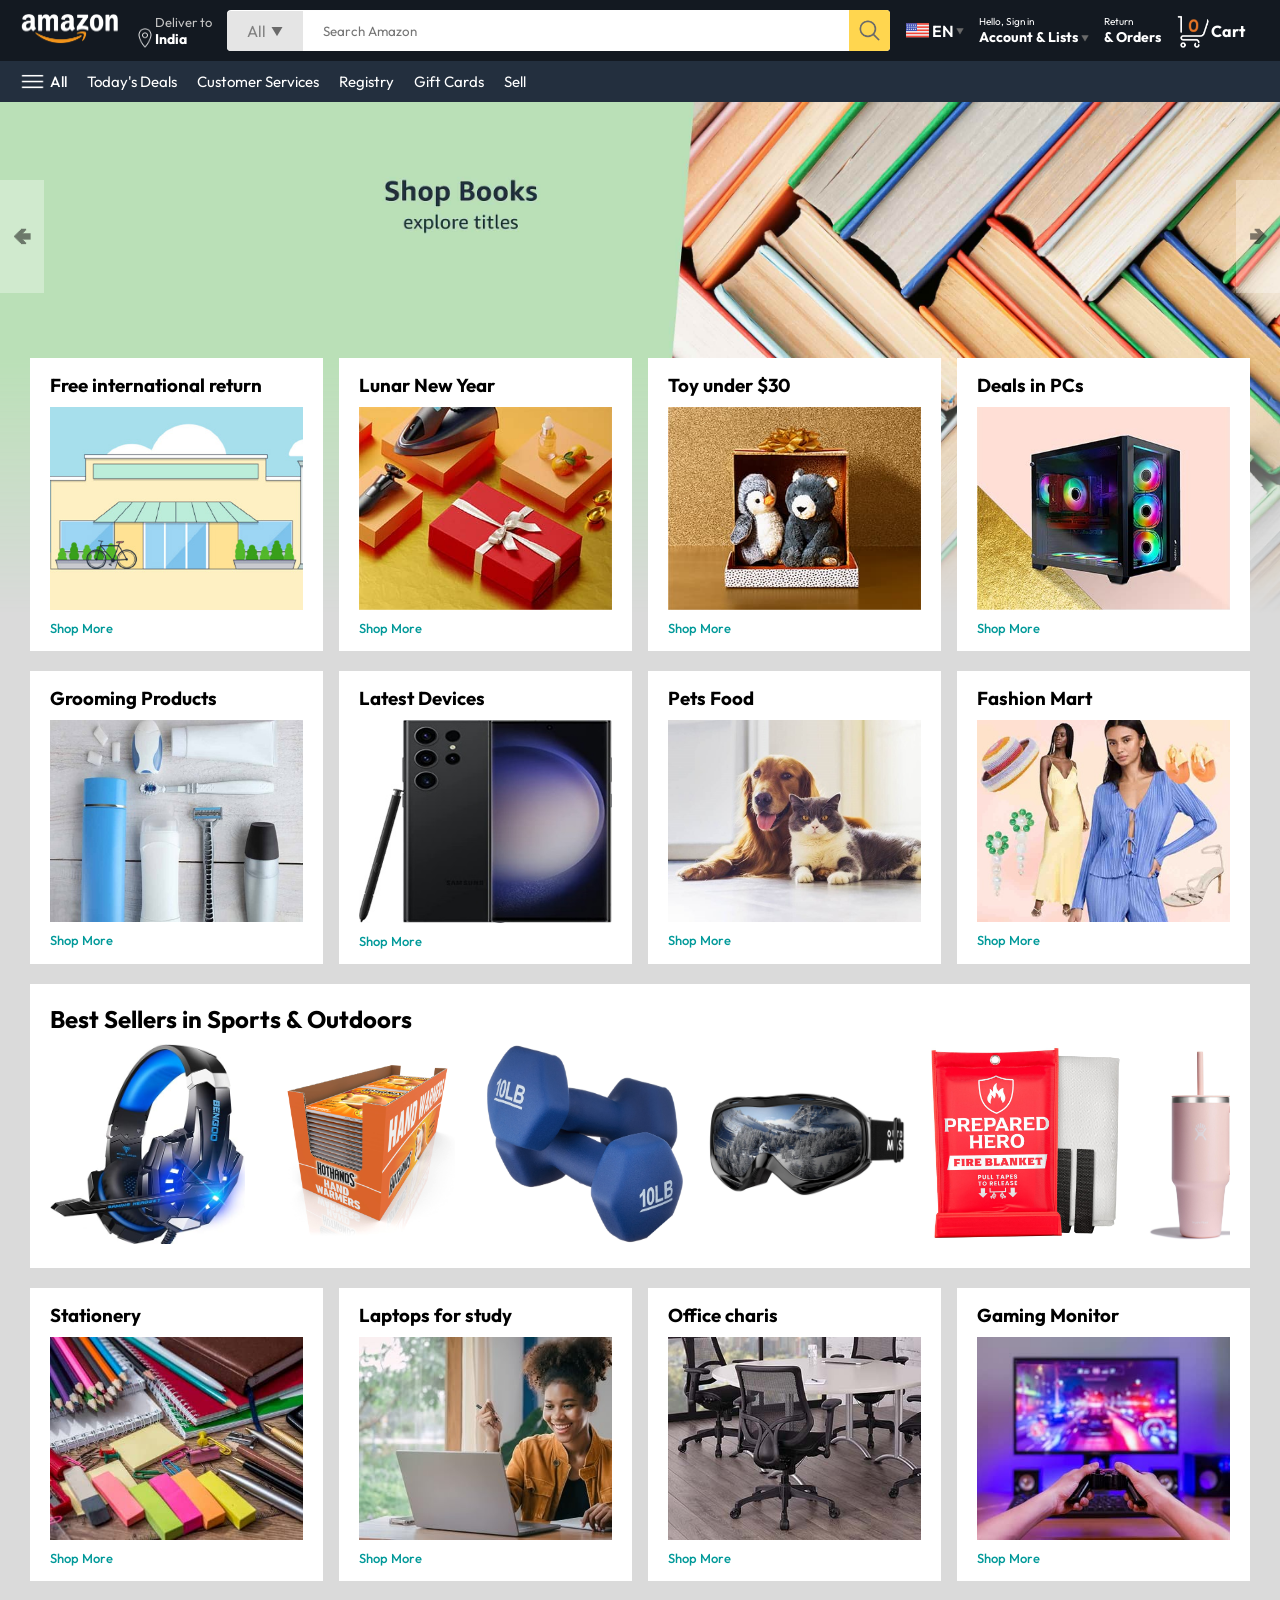
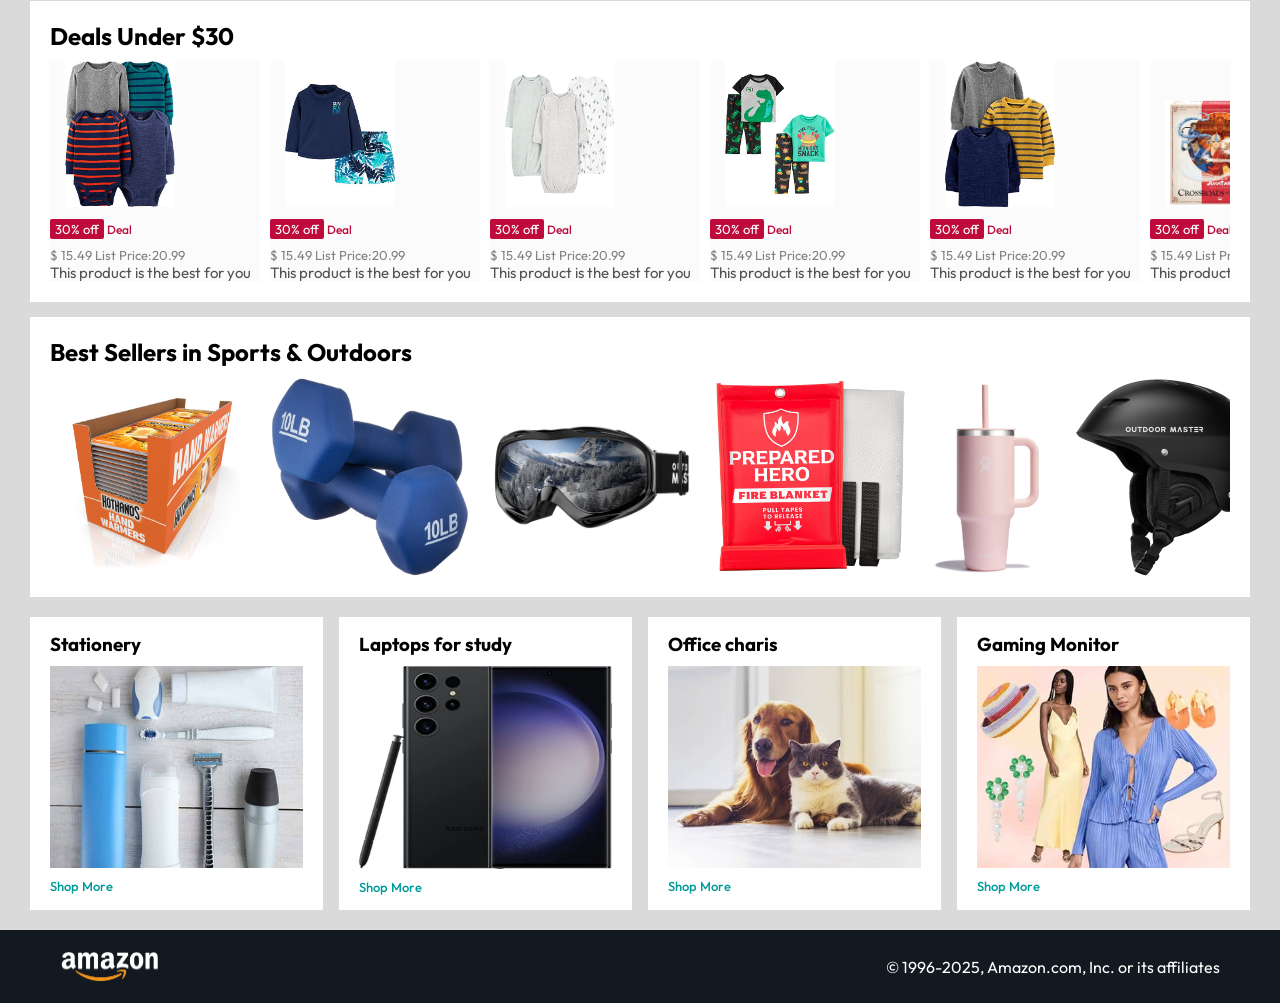
<file: index.html>
<!DOCTYPE html>
<html lang="en">
  <head>
    <meta charset="UTF-8" />
    <meta name="viewport" content="width=device-width, initial-scale=1.0" />
    <title>Amazon Website Clone</title>
    <link rel="stylesheet" href="style.css" />
  </head>
  <body>
    <!-- Navbar -->
    <nav>
      <a href="/">
        <img src="assets/amazon_logo.png" width="100" />
      </a>
      <div class="nav-count">
        <img src="assets/location_icon.png" height="20" />
        <div>
          <p>Deliver to</p>
          <h1>India</h1>
        </div>
      </div>
      <div class="nav-search">
        <div class="nav-sear-gateo">
          <p>All</p>
          <img src="assets/dropdown_icon.png" height="12" />
        </div>
        <input type="text" class="nav-search-inp" placeholder="Search Amazon" />
        <img src="assets/search_icon.png" class="nav-search-icon" />
      </div>
      <div class="nav-lang">
        <img src="assets/us_flag.png" width="25px" />
        <p>EN</p>
        <img src="assets/dropdown_icon.png" width="8px" />
      </div>
      <div class="nav-text">
        <p><a href="/signin.html">Hello, Sign in</a></p>
        <h1>
          Account & Lists <img src="assets/dropdown_icon.png" width="8px" />
        </h1>
      </div>
      <div class="nav-text">
        <p>Return</p>
        <h1>& Orders</h1>
      </div>
      <a href="/signin.html" class="mobile-user-icon" style="display: none;">
         <img src="assets/user.png">
      </a>
      <a href="/cart.html" class="nav-cart">
        <img src="assets/cart_icon.png" width="35px" />
        <h4>Cart</h4>
      </a>
    </nav>

    <!-- SubMenu Navbar -->
    <div class="nav-bottom">
      <div>
        <img src="assets/menu_icon.png" width="25px" />
        <p>All</p>
      </div>
      <p>Today's Deals</p>
      <p>Customer Services</p>
      <p>Registry</p>
      <p>Gift Cards</p>
      <p>Sell</p>
    </div>

    <!-- Header Slider -->
     <div class="header-slider">
      <a href="#" class="control_prev">&#129144</a>
      <a href="#" class="control_next">&#129146</a>
      <ul>
         <img src="assets/header1.jpg" class="header-img">
         <img src="assets/header2.jpg" class="header-img">
         <img src="assets/header3.jpg" class="header-img">
         <img src="assets/header4.jpg" class="header-img">
         <img src="assets/header5.jpg" class="header-img">
         <img src="assets/header6.jpg" class="header-img">
      </ul>
     </div>

     <!-- Box Row 1 -->
      <div class="box-row header-box">
            <div class="box-col">
               <h3>Free international return</h3>
               <img src="assets/box1-1.jpg">
               <a href="/">Shop More</a>
            </div>
            <div class="box-col">
               <h3>Lunar New Year</h3>
               <img src="assets/box1-2.jpg">
               <a href="/">Shop More</a>
            </div>
            <div class="box-col">
               <h3>Toy under $30</h3>
               <img src="assets/box1-3.jpg">
               <a href="/">Shop More</a>
            </div>
            <div class="box-col">
               <h3>Deals in PCs</h3>
               <img src="assets/box1-4.jpg">
               <a href="/">Shop More</a>
            </div>
         </div>

         <!-- Box Row 2 -->
      <div class="box-row">
         <div class="box-col">
            <h3>Grooming Products</h3>
            <img src="assets/box2-1.jpg">
            <a href="/">Shop More</a>
         </div>
         <div class="box-col">
            <h3>Latest Devices</h3>
            <img src="assets/box2-2.jpg">
            <a href="/">Shop More</a>
         </div>
         <div class="box-col">
            <h3>Pets Food</h3>
            <img src="assets/box2-3.jpg">
            <a href="/">Shop More</a>
         </div>
         <div class="box-col">
            <h3>Fashion Mart</h3>
            <img src="assets/box2-4.jpg">
            <a href="/">Shop More</a>
         </div>
      </div>

      <!-- Products Slider 1 -->
       <div class="products-slider">
         <h2>Best Sellers in Sports & Outdoors</h2>
         <div class="products">
            <a href="/product.html">
               <img src="assets/product_img.jpg">
            </a>
            <img src="assets/product1-1.jpg">
            <img src="assets/product1-2.jpg">
            <img src="assets/product1-3.jpg">
            <img src="assets/product1-4.jpg">
            <img src="assets/product1-5.jpg">
            <img src="assets/product1-6.jpg">
            <img src="assets/product1-7.jpg">
            <img src="assets/product1-8.jpg">
            <img src="assets/product1-9.jpg">
            <img src="assets/product1-10.jpg">
         </div>
       </div>

        <!-- Box Row 2 -->
      <div class="box-row">
         <div class="box-col">
            <h3>Stationery</h3>
            <img src="assets/box3-1.jpg">
            <a href="/">Shop More</a>
         </div>
         <div class="box-col">
            <h3>Laptops for study</h3>
            <img src="assets/box3-2.jpg">
            <a href="/">Shop More</a>
         </div>
         <div class="box-col">
            <h3>Office charis</h3>
            <img src="assets/box3-3.jpg">
            <a href="/">Shop More</a>
         </div>
         <div class="box-col">
            <h3>Gaming Monitor</h3>
            <img src="assets/box3-4.jpg">
            <a href="/">Shop More</a>
         </div>
      </div>

      <div class="products-slider-with-price">
         <h2>Deals Under $30</h2>
         <div class="products">
            <div class="product-card">
               <div class="product-img-conta">
                  <img src="assets/product2-1.jpg">
               </div>
               <div class="product-offer">
                  <p>30% off</p> <span>Deal</span>
               </div>
               <p class="product-price">$ <span>15.49</span> List Price:20.99</p>
               <h4>This product is the best for you</h4>
            </div>

            <div class="product-card">
               <div class="product-img-conta">
                  <img src="assets/product2-2.jpg">
               </div>
               <div class="product-offer">
                  <p>30% off</p> <span>Deal</span>
               </div>
               <p class="product-price">$ <span>15.49</span> List Price:20.99</p>
               <h4>This product is the best for you</h4>
            </div>

            <div class="product-card">
               <div class="product-img-conta">
                  <img src="assets/product2-3.jpg">
               </div>
               <div class="product-offer">
                  <p>30% off</p> <span>Deal</span>
               </div>
               <p class="product-price">$ <span>15.49</span> List Price:20.99</p>
               <h4>This product is the best for you</h4>
            </div>

            <div class="product-card">
               <div class="product-img-conta">
                  <img src="assets/product2-4.jpg">
               </div>
               <div class="product-offer">
                  <p>30% off</p> <span>Deal</span>
               </div>
               <p class="product-price">$ <span>15.49</span> List Price:20.99</p>
               <h4>This product is the best for you</h4>
            </div>

            <div class="product-card">
               <div class="product-img-conta">
                  <img src="assets/product2-5.jpg">
               </div>
               <div class="product-offer">
                  <p>30% off</p> <span>Deal</span>
               </div>
               <p class="product-price">$ <span>15.49</span> List Price:20.99</p>
               <h4>This product is the best for you</h4>
            </div>

            <div class="product-card">
               <div class="product-img-conta">
                  <img src="assets/product2-6.jpg">
               </div>
               <div class="product-offer">
                  <p>30% off</p> <span>Deal</span>
               </div>
               <p class="product-price">$ <span>15.49</span> List Price:20.99</p>
               <h4>This product is the best for you</h4>
            </div>

            <div class="product-card">
               <div class="product-img-conta">
                  <img src="assets/product2-7.jpg">
               </div>
               <div class="product-offer">
                  <p>30% off</p> <span>Deal</span>
               </div>
               <p class="product-price">$ <span>15.49</span> List Price:20.99</p>
               <h4>This product is the best for you</h4>
            </div>

            <div class="product-card">
               <div class="product-img-conta">
                  <img src="assets/product2-8.jpg">
               </div>
               <div class="product-offer">
                  <p>30% off</p> <span>Deal</span>
               </div>
               <p class="product-price">$ <span>15.49</span> List Price:20.99</p>
               <h4>This product is the best for you</h4>
            </div>

            <div class="product-card">
               <div class="product-img-conta">
                  <img src="assets/product2-9.jpg">
               </div>
               <div class="product-offer">
                  <p>30% off</p> <span>Deal</span>
               </div>
               <p class="product-price">$ <span>15.49</span> List Price:20.99</p>
               <h4>This product is the best for you</h4>
            </div>

            <div class="product-card">
               <div class="product-img-conta">
                  <img src="assets/product2-10.jpg">
               </div>
               <div class="product-offer">
                  <p>30% off</p> <span>Deal</span>
               </div>
               <p class="product-price">$ <span>15.49</span> List Price:20.99</p>
               <h4>This product is the best for you</h4>
            </div>

            <div class="product-card">
               <div class="product-img-conta">
                  <img src="assets/product2-11.jpg">
               </div>
               <div class="product-offer">
                  <p>30% off</p> <span>Deal</span>
               </div>
               <p class="product-price">$ <span>15.49</span> List Price:20.99</p>
               <h4>This product is the best for you</h4>
            </div>
         </div>
      </div>

      <!-- Products Slider 1 -->
      <div class="products-slider">
         <h2>Best Sellers in Sports & Outdoors</h2>
         <div class="products">
            <img src="assets/product1-1.jpg">
            <img src="assets/product1-2.jpg">
            <img src="assets/product1-3.jpg">
            <img src="assets/product1-4.jpg">
            <img src="assets/product1-5.jpg">
            <img src="assets/product1-6.jpg">
            <img src="assets/product1-7.jpg">
            <img src="assets/product1-8.jpg">
            <img src="assets/product1-9.jpg">
            <img src="assets/product1-10.jpg">
         </div>
       </div>

       <!-- Box Row 3 -->
      <div class="box-row">
         <div class="box-col">
            <h3>Stationery</h3>
            <img src="assets/box2-1.jpg">
            <a href="/">Shop More</a>
         </div>
         <div class="box-col">
            <h3>Laptops for study</h3>
            <img src="assets/box2-2.jpg">
            <a href="/">Shop More</a>
         </div>
         <div class="box-col">
            <h3>Office charis</h3>
            <img src="assets/box2-3.jpg">
            <a href="/">Shop More</a>
         </div>
         <div class="box-col">
            <h3>Gaming Monitor</h3>
            <img src="assets/box2-4.jpg">
            <a href="/">Shop More</a>
         </div>
      </div>

      <!-- Footer -->
       <footer>
         <img src="assets/amazon_logo.png" width="100">
         <p>&copy; 1996-2025, Amazon.com, Inc. or its affiliates</p>
       </footer>

  
     <!-- Main Js -->
      <script src="main.js"></script>
   </body>
</html>
</file>
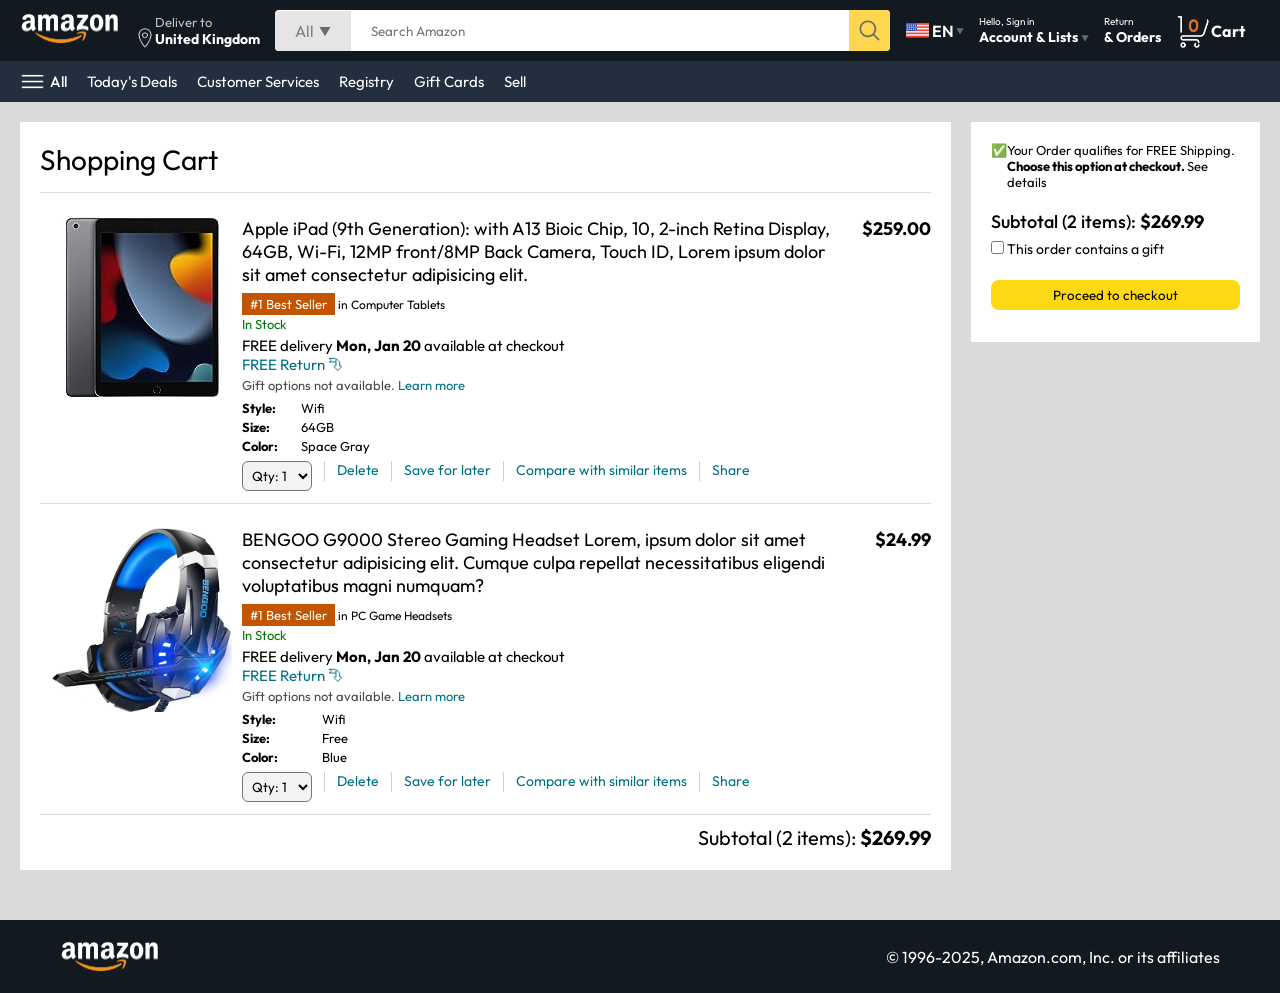
<file: cart.html>
<!DOCTYPE html>
<html lang="en">
  <head>
    <meta charset="UTF-8" />
    <meta name="viewport" content="width=device-width, initial-scale=1.0" />
    <title>Cart page</title>
    <link rel="stylesheet" href="cart.css" />
    <link rel="stylesheet" href="style.css" />
  </head>
  <body>
    <!-- Navbar -->
    <nav>
      <a href="/">
        <img src="assets/amazon_logo.png" width="100" />
      </a>
      <div class="nav-count">
        <img src="assets/location_icon.png" height="20" />
        <div>
          <p>Deliver to</p>
          <h1>United Kingdom</h1>
        </div>
      </div>
      <div class="nav-search">
        <div class="nav-sear-gateo">
          <p>All</p>
          <img src="assets/dropdown_icon.png" height="12" />
        </div>
        <input type="text" class="nav-search-inp" placeholder="Search Amazon" />
        <img src="assets/search_icon.png" class="nav-search-icon" />
      </div>
      <div class="nav-lang">
        <img src="assets/us_flag.png" width="25px" />
        <p>EN</p>
        <img src="assets/dropdown_icon.png" width="8px" />
      </div>
      <div class="nav-text">
        <p><a href="./signin.html">Hello, Sign in</a></p>
        <h1>
          Account & Lists <img src="assets/dropdown_icon.png" width="8px" />
        </h1>
      </div>
      <div class="nav-text">
        <p>Return</p>
        <h1>& Orders</h1>
      </div>
      <a href="/signin.html" class="mobile-user-icon" style="display: none;">
        <img src="assets/user.png">
     </a>
      <a href="" class="nav-cart">
        <img src="assets/cart_icon.png" width="35px" />
        <h4>Cart</h4>
      </a>
    </nav>

    <!-- SubMenu Navbar -->
    <div class="nav-bottom">
      <div>
        <img src="assets/menu_icon.png" width="25px" />
        <p>All</p>
      </div>
      <p>Today's Deals</p>
      <p>Customer Services</p>
      <p>Registry</p>
      <p>Gift Cards</p>
      <p>Sell</p>
    </div>

    <div class="cart">
      <!-- cart-left -->
      <div class="cart-left">
        <h1>Shopping Cart</h1>
        <hr />
        <div class="product-cart-list">
          <img src="assets/ipad_img.jpg" width="180px" />
          <div>
            <div class="prod-cart-titleprice">
              <p>
                Apple iPad (9th Generation): with A13 Bioic Chip, 10, 2-inch
                Retina Display, 64GB, Wi-Fi, 12MP front/8MP Back Camera, Touch
                ID, Lorem ipsum dolor sit amet consectetur adipisicing elit.
              </p>
              <p><b>$259.00</b></p>
            </div>
            <p class="prod-cart-bestseller"><span>#1 Best Seller</span> in Computer Tablets</p>
            <p class="prod-cart-stock">In Stock</p>
            <p class="prod-cart-deli">FREE delivery <b>Mon, Jan 20</b> available at checkout</p>
            <p class="prod-cart-retu">FREE Return &#11191</p>
            <p class="prod-cart-gift">Gift options not available. 
               <span>Learn more</span></p>

               <div class="product-cart-specs">
                  <p><b>Style:</b></p> <p>Wifi</p>
                  <p><b>Size:</b></p> <p>64GB</p>
                  <p><b>Color:</b></p> <p>Space Gray</p>
               </div>

               <div class="cart-list-action">
                  <select>
                     <option value="1">Qty: 1</option>
                     <option value="2">Qty: 2</option>
                     <option value="3">Qty: 3</option>
                     <option value="4">Qty: 4</option>
                     <option value="5">Qty: 5</option>
                  </select>
                  <hr>
                  <p class="action-btn">Delete</p>
                  <hr>
                  <p class="action-btn">Save for later</p>
                  <hr>
                  <p class="action-btn">Compare with similar items</p>
                  <hr>
                  <p class="action-btn">Share</p>
               </div>
          </div>
        </div>
        <hr>

        <div class="product-cart-list">
         <img src="assets/product_img.jpg" width="180px" />
         <div>
           <div class="prod-cart-titleprice">
             <p>
               BENGOO G9000 Stereo Gaming Headset Lorem, ipsum dolor sit amet consectetur adipisicing elit. Cumque culpa repellat necessitatibus eligendi voluptatibus magni numquam?
             </p>
             <p><b>$24.99</b></p>
           </div>
           <p class="prod-cart-bestseller"><span>#1 Best Seller</span> in PC Game Headsets</p>
           <p class="prod-cart-stock">In Stock</p>
           <p class="prod-cart-deli">FREE delivery <b>Mon, Jan 20</b> available at checkout</p>
           <p class="prod-cart-retu">FREE Return &#11191</p>
           <p class="prod-cart-gift">Gift options not available. 
              <span>Learn more</span></p>

              <div class="product-cart-specs">
                 <p><b>Style:</b></p> <p>Wifi</p>
                 <p><b>Size:</b></p> <p>Free</p>
                 <p><b>Color:</b></p> <p>Blue</p>
              </div>

              <div class="cart-list-action">
                 <select>
                    <option value="1">Qty: 1</option>
                    <option value="2">Qty: 2</option>
                    <option value="3">Qty: 3</option>
                    <option value="4">Qty: 4</option>
                    <option value="5">Qty: 5</option>
                 </select>
                 <hr>
                 <p class="action-btn">Delete</p>
                 <hr>
                 <p class="action-btn">Save for later</p>
                 <hr>
                 <p class="action-btn">Compare with similar items</p>
                 <hr>
                 <p class="action-btn">Share</p>
              </div>
         </div>
       </div>
       <hr>

       <div class="cart-list-subtotlal">
         Subtotal (2 items): <b>$269.99</b>
       </div>

      </div>
      <!-- cart-right -->
       <div class="cart-right">
         <div class="cart-free-deliv">
            <p>&#x2705</p>
            <p>Your Order qualifies for FREE Shipping. <b>Choose this option at checkout. </b> See details</p>
         </div>
         <p class="cart-subtotal">Subtotal (2 items): <b>$269.99</b></p>
         <p class="cart-right-gift"> <input type="checkbox" > This order contains a gift</p>
         <button>Proceed to checkout</button>
      </div>
    
      </div>

       <!-- Footer -->
       <footer class="footer-cart">
         <img src="assets/amazon_logo.png" width="100">
         <p>&copy; 1996-2025, Amazon.com, Inc. or its affiliates</p>
       </footer>
  </body>
</html>
</file>
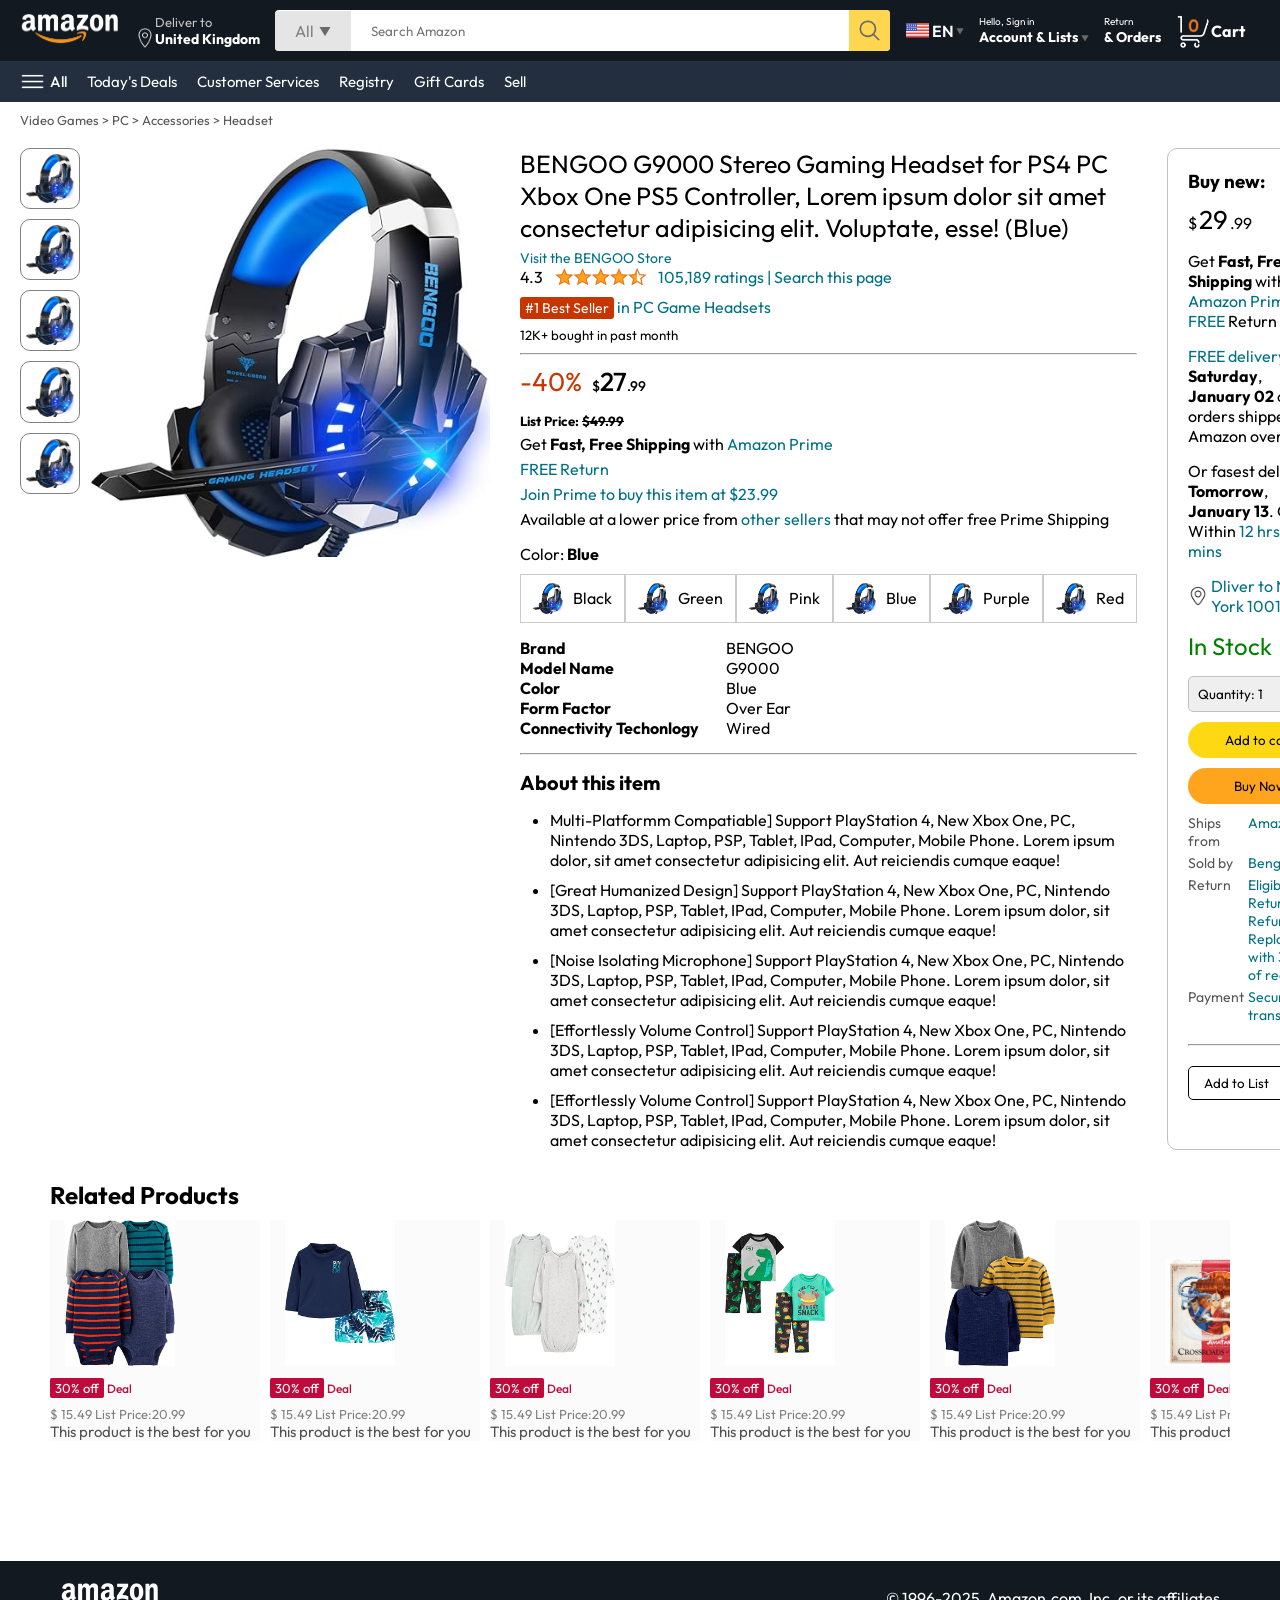
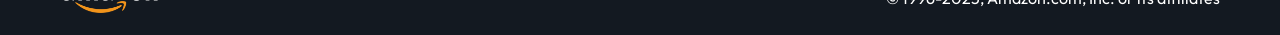
<file: product.html>
<!DOCTYPE html>
<html lang="en">
  <head>
    <meta charset="UTF-8" />
    <meta name="viewport" content="width=device-width, initial-scale=1.0" />
    <title>Product Page</title>
    <link rel="stylesheet" href="style.css" />
    <link rel="stylesheet" href="product.css" />
  </head>
  <body>
    <!-- Navbar -->
    <nav>
      <a href="/">
        <img src="assets/amazon_logo.png" width="100" />
      </a>
      <div class="nav-count">
        <img src="assets/location_icon.png" height="20" />
        <div>
          <p>Deliver to</p>
          <h1>United Kingdom</h1>
        </div>
      </div>
      <div class="nav-search">
        <div class="nav-sear-gateo">
          <p>All</p>
          <img src="assets/dropdown_icon.png" height="12" />
        </div>
        <input type="text" class="nav-search-inp" placeholder="Search Amazon" />
        <img src="assets/search_icon.png" class="nav-search-icon" />
      </div>
      <div class="nav-lang">
        <img src="assets/us_flag.png" width="25px" />
        <p>EN</p>
        <img src="assets/dropdown_icon.png" width="8px" />
      </div>
      <div class="nav-text">
        <p><a href="/signin.html">Hello, Sign in</a></p>
        <h1>
          Account & Lists <img src="assets/dropdown_icon.png" width="8px" />
        </h1>
      </div>
      <div class="nav-text">
        <p>Return</p>
        <h1>& Orders</h1>
      </div>
      <a href="/signin.html" class="mobile-user-icon" style="display: none">
        <img src="assets/user.png" />
      </a>
      <a href="/cart.html" class="nav-cart">
        <img src="assets/cart_icon.png" width="35px" />
        <h4>Cart</h4>
      </a>
    </nav>

    <!-- SubMenu Navbar -->
    <div class="nav-bottom">
      <div>
        <img src="assets/menu_icon.png" width="25px" />
        <p>All</p>
      </div>
      <p>Today's Deals</p>
      <p>Customer Services</p>
      <p>Registry</p>
      <p>Gift Cards</p>
      <p>Sell</p>
    </div>

    <p class="breadcrum">Video Games > PC > Accessories > Headset</p>

    <!-- Products Display -->
    <div class="product-display">
      <div class="product-d-image">
        <div class="product-icons">
          <img src="assets/product_img.jpg" width="60" />
          <img src="assets/product_img.jpg" width="60" />
          <img src="assets/product_img.jpg" width="60" />
          <img src="assets/product_img.jpg" width="60" />
          <img src="assets/product_img.jpg" width="60" />
        </div>
        <div class="product-main-img">
          <img src="assets/product_img.jpg" width="400" />
        </div>
      </div>
      <div class="product-d-details">
        <p class="product-title">
          BENGOO G9000 Stereo Gaming Headset for PS4 PC Xbox One PS5 Controller,
          Lorem ipsum dolor sit amet consectetur adipisicing elit. Voluptate,
          esse! (Blue)
        </p>
        <p class="brand-store">Visit the BENGOO Store</p>
        <div class="product-rating">
          <div>
            <div>4.3 <img src="assets/rating_img.png" height="20px" /></div>
            <p>105,189 ratings | Search this page</p>
          </div>
          <p><span>#1 Best Seller</span> in PC Game Headsets</p>
          <h5>12K+ bought in past month</h5>
          <hr />
        </div>
        <div class="product-d-price">
          <div>
            <p>-40%</p>
            <h1>$<span>27</span>.99</h1>
          </div>
          <h5>List Price: <span>$49.99</span></h5>
          <p>Get <b>Fast, Free Shipping</b> with <span>Amazon Prime</span></p>
          <p><span>FREE Return</span></p>
          <p><span>Join Prime to buy this item at $23.99</span></p>
          <p>
            Available at a lower price from <span>other sellers</span> that may
            not offer free Prime Shipping
          </p>
        </div>

        <div class="product-color-selection">
          <p>Color: <b>Blue</b></p>
          <div class="product-color-options">
            <div class="option">
              <img src="assets/product_img.jpg" width="30px" />
              <p>Black</p>
            </div>
            <div class="option">
              <img src="assets/product_img.jpg" width="30px" />
              <p>Green</p>
            </div>
            <div class="option">
              <img src="assets/product_img.jpg" width="30px" />
              <p>Pink</p>
            </div>
            <div class="option">
              <img src="assets/product_img.jpg" width="30px" />
              <p>Blue</p>
            </div>
            <div class="option">
              <img src="assets/product_img.jpg" width="30px" />
              <p>Purple</p>
            </div>
            <div class="option">
              <img src="assets/product_img.jpg" width="30px" />
              <p>Red</p>
            </div>
          </div>
        </div>

        <div class="product-info">
          <p><b>Brand</b></p>
          <p>BENGOO</p>
          <p><b>Model Name</b></p>
          <p>G9000</p>
          <p><b>Color</b></p>
          <p>Blue</p>
          <p><b>Form Factor</b></p>
          <p>Over Ear</p>
          <p><b>Connectivity Techonlogy</b></p>
          <p>Wired</p>
        </div>
        <hr />
        <div class="product-desc">
          <h1>About this item</h1>
          <ul>
            <li>
              Multi-Platformm Compatiable] Support PlayStation 4, New Xbox One,
              PC, Nintendo 3DS, Laptop, PSP, Tablet, IPad, Computer, Mobile
              Phone. Lorem ipsum dolor, sit amet consectetur adipisicing elit.
              Aut reiciendis cumque eaque!
            </li>
            <li>
              [Great Humanized Design] Support PlayStation 4, New Xbox One, PC,
              Nintendo 3DS, Laptop, PSP, Tablet, IPad, Computer, Mobile Phone.
              Lorem ipsum dolor, sit amet consectetur adipisicing elit. Aut
              reiciendis cumque eaque!
            </li>
            <li>
              [Noise Isolating Microphone] Support PlayStation 4, New Xbox One,
              PC, Nintendo 3DS, Laptop, PSP, Tablet, IPad, Computer, Mobile
              Phone. Lorem ipsum dolor, sit amet consectetur adipisicing elit.
              Aut reiciendis cumque eaque!
            </li>
            <li>
              [Effortlessly Volume Control] Support PlayStation 4, New Xbox One,
              PC, Nintendo 3DS, Laptop, PSP, Tablet, IPad, Computer, Mobile
              Phone. Lorem ipsum dolor, sit amet consectetur adipisicing elit.
              Aut reiciendis cumque eaque!
            </li>
            <li>
              [Effortlessly Volume Control] Support PlayStation 4, New Xbox One,
              PC, Nintendo 3DS, Laptop, PSP, Tablet, IPad, Computer, Mobile
              Phone. Lorem ipsum dolor, sit amet consectetur adipisicing elit.
              Aut reiciendis cumque eaque!
            </li>
          </ul>
        </div>
      </div>

      <div class="product-d-purchase">
        <div class="title">
          <h3>Buy new:</h3>
          <img src="assets/circle_icon.png" width="20px" />
        </div>
        <h1 class="price">$<span>29</span>.99</h1>
        <div class="gap">
          <p>Get <b>Fast, Free Shipping</b> with <span>Amazon Prime</span></p>
          <p><span>FREE</span> Return</p>
        </div>
        <div class="gap">
          <p><span>FREE delivery</span> <b>Saturday</b>,</p>
          <p><b>January 02</b> on orders shipped by Amazon over $35</p>
        </div>
        <div class="gap">
          <p>
            Or fasest delivery <b>Tomorrow</b>, <b>January 13</b>. Order Within
            <span>12 hrs 23 mins</span>
          </p>
        </div>
        <div class="delivery-location">
          <img src="assets/location_icon_dark.png" width="20px" />
          <p><span>Dliver to New York 10014</span></p>
        </div>
        <h2 class="prod-stock">In Stock</h2>
        <select class="prod-qity">
          <option value="1">Quantity: 1</option>
          <option value="2">Quantity: 2</option>
          <option value="3">Quantity: 3</option>
        </select>
        <button class="btn">Add to cart</button>
        <button class="btn prod-buy">Buy Now</button>

        <div class="prod-seller-info">
          <p>Ships from</p>
          <p><span>Amazon</span></p>
          <p>Sold by</p>
          <p><span>Bengoo Inc</span></p>
          <p>Return</p>
          <p>
            <span
              >Eligible for Return, Refund or Replacement with 30 days of
              receipt</span
            >
          </p>
          <p>Payment</p>
          <p><span>Secure transaction</span></p>
        </div>
        <hr />
        <button class="prod-add-list">Add to List</button>
      </div>
    </div>

    <div class="products-slider-with-price">
      <h2>Related Products</h2>
      <div class="products">
        <div class="product-card">
          <div class="product-img-conta">
            <img src="assets/product2-1.jpg" />
          </div>
          <div class="product-offer">
            <p>30% off</p>
            <span>Deal</span>
          </div>
          <p class="product-price">$ <span>15.49</span> List Price:20.99</p>
          <h4>This product is the best for you</h4>
        </div>

        <div class="product-card">
          <div class="product-img-conta">
            <img src="assets/product2-2.jpg" />
          </div>
          <div class="product-offer">
            <p>30% off</p>
            <span>Deal</span>
          </div>
          <p class="product-price">$ <span>15.49</span> List Price:20.99</p>
          <h4>This product is the best for you</h4>
        </div>

        <div class="product-card">
          <div class="product-img-conta">
            <img src="assets/product2-3.jpg" />
          </div>
          <div class="product-offer">
            <p>30% off</p>
            <span>Deal</span>
          </div>
          <p class="product-price">$ <span>15.49</span> List Price:20.99</p>
          <h4>This product is the best for you</h4>
        </div>

        <div class="product-card">
          <div class="product-img-conta">
            <img src="assets/product2-4.jpg" />
          </div>
          <div class="product-offer">
            <p>30% off</p>
            <span>Deal</span>
          </div>
          <p class="product-price">$ <span>15.49</span> List Price:20.99</p>
          <h4>This product is the best for you</h4>
        </div>

        <div class="product-card">
          <div class="product-img-conta">
            <img src="assets/product2-5.jpg" />
          </div>
          <div class="product-offer">
            <p>30% off</p>
            <span>Deal</span>
          </div>
          <p class="product-price">$ <span>15.49</span> List Price:20.99</p>
          <h4>This product is the best for you</h4>
        </div>

        <div class="product-card">
          <div class="product-img-conta">
            <img src="assets/product2-6.jpg" />
          </div>
          <div class="product-offer">
            <p>30% off</p>
            <span>Deal</span>
          </div>
          <p class="product-price">$ <span>15.49</span> List Price:20.99</p>
          <h4>This product is the best for you</h4>
        </div>

        <div class="product-card">
          <div class="product-img-conta">
            <img src="assets/product2-7.jpg" />
          </div>
          <div class="product-offer">
            <p>30% off</p>
            <span>Deal</span>
          </div>
          <p class="product-price">$ <span>15.49</span> List Price:20.99</p>
          <h4>This product is the best for you</h4>
        </div>

        <div class="product-card">
          <div class="product-img-conta">
            <img src="assets/product2-8.jpg" />
          </div>
          <div class="product-offer">
            <p>30% off</p>
            <span>Deal</span>
          </div>
          <p class="product-price">$ <span>15.49</span> List Price:20.99</p>
          <h4>This product is the best for you</h4>
        </div>

        <div class="product-card">
          <div class="product-img-conta">
            <img src="assets/product2-9.jpg" />
          </div>
          <div class="product-offer">
            <p>30% off</p>
            <span>Deal</span>
          </div>
          <p class="product-price">$ <span>15.49</span> List Price:20.99</p>
          <h4>This product is the best for you</h4>
        </div>

        <div class="product-card">
          <div class="product-img-conta">
            <img src="assets/product2-10.jpg" />
          </div>
          <div class="product-offer">
            <p>30% off</p>
            <span>Deal</span>
          </div>
          <p class="product-price">$ <span>15.49</span> List Price:20.99</p>
          <h4>This product is the best for you</h4>
        </div>

        <div class="product-card">
          <div class="product-img-conta">
            <img src="assets/product2-11.jpg" />
          </div>
          <div class="product-offer">
            <p>30% off</p>
            <span>Deal</span>
          </div>
          <p class="product-price">$ <span>15.49</span> List Price:20.99</p>
          <h4>This product is the best for you</h4>
        </div>
      </div>
    </div>

    <!-- Footer -->
    <footer class="prod-footer">
      <img src="assets/amazon_logo.png" width="100" />
      <p>&copy; 1996-2025, Amazon.com, Inc. or its affiliates</p>
    </footer>

    <script>
      // Use  Only Mouse Wheel
      const scrollbarContainer = document.querySelectorAll(".products");
      for (const item of scrollbarContainer) {
        item.addEventListener("wheel", (evt) => {
          evt.preventDefault();
          item.scrollLeft += evt.deltaY;
        });
      }
    </script>
  </body>
</html>
</file>
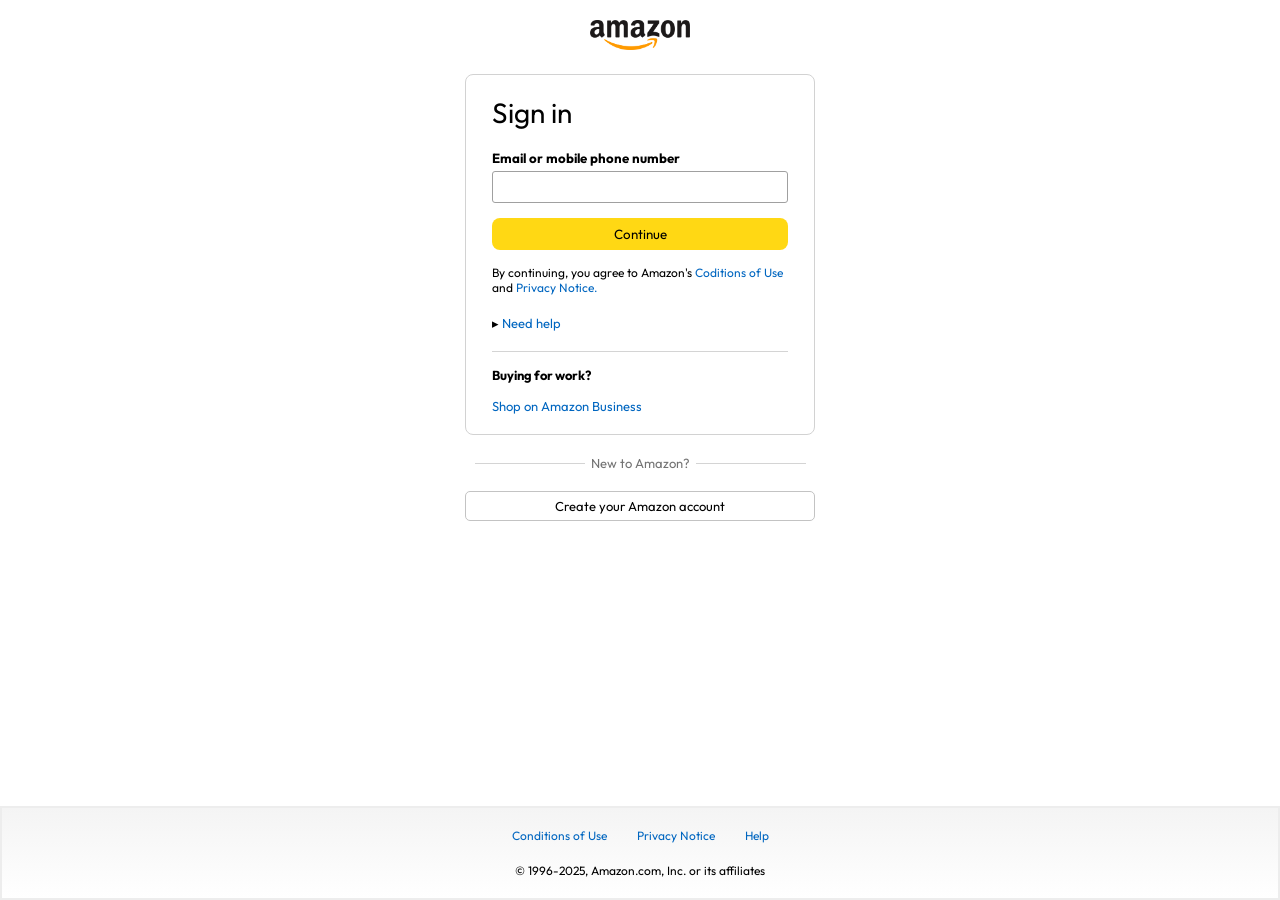
<file: signin.html>
<!DOCTYPE html>
<html lang="en">
  <head>
    <meta charset="UTF-8" />
    <meta name="viewport" content="width=device-width, initial-scale=1.0" />
    <title>Sign In Page</title>
    <link rel="stylesheet" href="sigin.css" />
  </head>
  <body>
    <a href="/"
      ><img src="assets/amazon_logo_dark.png" class="logo" width="100px" />
    </a>
    <div class="sigin-container">
      <h1 class="sigin-title">Sign in</h1>
      <h5 class="input-lable">Email or mobile phone number</h5>
      <input type="text" />
      <button>Continue</button>
      <p class="sigin-codit">
        By continuing, you agree to Amazon's <span>Coditions of Use</span> and
        <span>Privacy Notice.</span>
        <p class="sigin-help">&#9656 <span>Need help</span></p>
        <hr>
        <h4>Buying for work?</h4>
        <p class="sigin-bussiness"><span>Shop on Amazon Business</span></p>
      </p>
    </div>
    <div class="sigin-bottom">
      <hr>
      <p>New to Amazon?</p>
      <hr>
    </div>
    <a href="/signup.html">
      <button class="sigin-signup-btn">Create your Amazon account</button>
    </a>
    <!-- Footer -->
     <footer>
      <div class="footer-links">
         <a href="#">Conditions of Use</a>
         <a href="#">Privacy Notice</a>
         <a href="#">Help</a>
      </div>
      <p class="footer-cop-right">&copy; 1996-2025, Amazon.com, Inc. or its affiliates</p>
     </footer>
  </body>
</html>
</file>
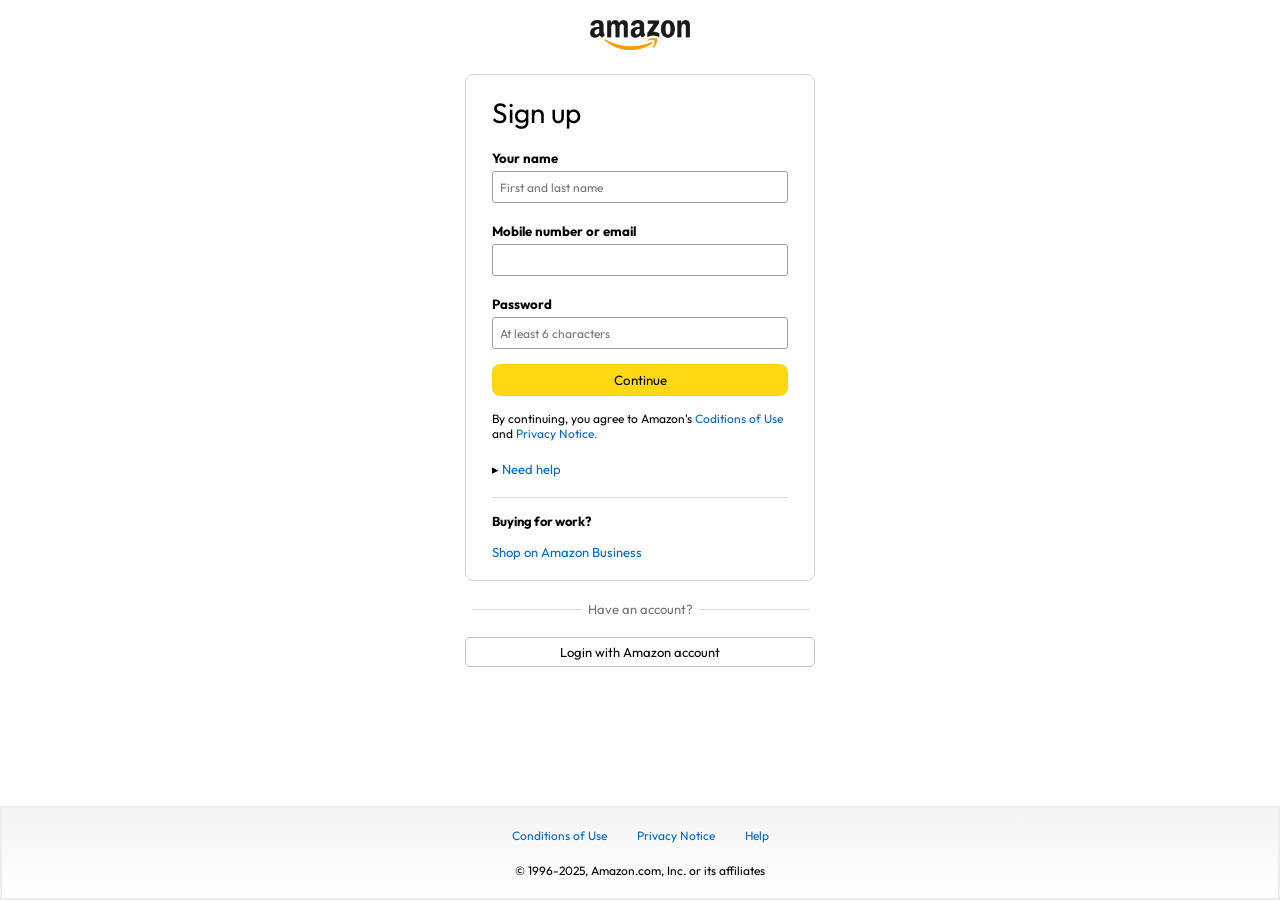
<file: signup.html>
<!DOCTYPE html>
<html lang="en">
<head>
   <meta charset="UTF-8">
   <meta name="viewport" content="width=device-width, initial-scale=1.0">
   <title>Sign Up Page</title>
   <link rel="stylesheet" href="sigin.css">
</head>
<body>
   <a href="/"
      ><img src="assets/amazon_logo_dark.png" class="logo" width="100px" />
    </a>
    <div class="sigin-container">
      <h1 class="sigin-title">Sign up</h1>
      <h5 class="input-lable">Your name</h5>
      <input type="text" placeholder="First and last name" />
      <h5 class="input-lable">Mobile number or email</h5>
      <input type="text">
      <h5 class="input-lable">Password</h5>
      <input type="password" placeholder="At least 6 characters">
      <button>Continue</button>
      <p class="sigin-codit">
        By continuing, you agree to Amazon's <span>Coditions of Use</span> and
        <span>Privacy Notice.</span>
        <p class="sigin-help">&#9656 <span>Need help</span></p>
        <hr>
        <h4>Buying for work?</h4>
        <p class="sigin-bussiness"><span>Shop on Amazon Business</span></p>
      </p>
    </div>
    <div class="sigin-bottom">
      <hr>
      <p>Have an account?</p>
      <hr>
    </div>
    <a href="/signin.html">
      <button class="sigin-signup-btn">Login with Amazon account</button>
    </a>
    <!-- Footer -->
     <footer>
      <div class="footer-links">
         <a href="#">Conditions of Use</a>
         <a href="#">Privacy Notice</a>
         <a href="#">Help</a>
      </div>
      <p class="footer-cop-right">&copy; 1996-2025, Amazon.com, Inc. or its affiliates</p>
     </footer>
</body>
</html>
</file>
<file: style.css>
@import url('https://fonts.googleapis.com/css2?family=Outfit:wght@100..900&display=swap');

*{
   margin: 0;
   padding: 0;
   box-sizing: border-box;
   font-family: "Outfit", serif;
}

body{
   background: #dadada;
}

a{
   text-decoration: none;
   color: inherit;
}

nav{
   display: flex;
   align-items: center;
   justify-content: space-between;
   background: #131921;
   padding: 10px 20px;
   color: #fff;
}

.nav-count{
   display: flex;
   align-items: end;
   margin-left: 15px;
   font-size: 13px;
   color: #c4c4c4;
}

.nav-count h1{
   color: #fff;
   font-size: 14px;
}

.nav-search{
   flex: 1;
   display: flex;
   align-items: center;
   background: #fff;
   color: gray;
   max-width: 1000px;
   border-radius: 4px;
   margin-left: 15px;
}

.nav-sear-gateo{
   display: flex;
   align-items: center;
   padding: 10px 20px;
   gap: 5px;
   background: #e5e5e5;
   border-radius: 4px 0 0 4px;
}

.nav-search-inp{
   border: none;
   outline: none;
   padding-left: 20px;
   width: 100%;
}

.nav-search-icon{
   max-width: 41px;
   padding: 8px;
   background: #ffd64f;
   border-radius: 0 4px 4px 0;
}

.nav-lang{
   display: flex;
   align-items: center;
   gap: 2px;
   font-weight: 600;
   margin-left: 15px;
}

.nav-text{
   margin-left: 15px;
}

.nav-text p{
   font-size: 10px;
}

.nav-text h1{
   font-size: 14px;
}

.nav-cart{
   display: flex;
   align-items: center;
   margin: 0px 15px;
}

.nav-bottom{
   display: flex;
   align-items: center;
   gap: 20px;
   padding: 8px 20px;
   background: #232f3e;
   color: #fff;
   font-size: 15px;
}

.nav-bottom div{
   display: flex;
   align-items: center;
   gap: 5px;
   font-weight: 500;
}

.header-slider ul{
   display: flex;
   overflow-y: hidden;
}

.header-img{
   max-width: 100%;
   mask-image: linear-gradient(to bottom, #000000 50%, transparent 100%);
}

.header-slider a{
   position: absolute;
   top: 20%;
   z-index: 1;
   padding: 5vh 1vw;
   background: #ffffff4f;
   color: #0000007b;
   text-decoration: none;
   font-weight: 600;
   font-size: 18px;
   cursor: pointer;
}

.control_next{
   right: 0;
}

.box-row{
   display: flex;
   flex-wrap: wrap;
   row-gap: 20px;
   justify-content: space-between;
   margin: 20px 30px;
}

.box-col{
   display: flex;
   flex-direction: column;
   gap: 10px;
   padding: 15px 20px;
   background: #fff;
   max-width: 24%;
   min-height: 200px;
   z-index: 1;
}

.box-col a{
   font-size: 13px;
   color: #009999;
   font-weight: 500;
}

.header-box{
   margin-top: -20vw;
}

.products-slider{
   background: #fff;
   margin: 0 30px;
   padding: 20px;
   margin-bottom: 15px;
}

.products-slider .products{
   display: flex;
   overflow-x: auto;
   gap: 20px;
   margin-top: 10px;
}

.products-slider .products img{
   max-width: 200px;
   max-height: 200px;
}

.products-slider .products::-webkit-scrollbar{
   display: none;
}

.products-slider-with-price{
   background: #fff;
   margin: 0 30px;
   margin-bottom: 15px;
   padding: 20px;
}

.products-slider-with-price .products{
   display: flex;
   overflow-x: auto;
   gap: 10px;
   margin-top: 10px;
}

.products-slider-with-price .products::-webkit-scrollbar{
   display: none;
}

.product-card{
   display: flex;
   flex-direction: column;
   justify-content: end;
   min-width: 210px;
   background: #fbfbfb;
}

.product-card img{
   width: 110px;
   margin: 0 15px;
}

.product-offer p{
   background: #be0b3b;
   color: #fff;
   display: inline-block;
   padding: 2px 5px;
   border-radius: 2px;
   margin: 8px 0;
   font-size: 13px;
}

.product-offer span{
   color: #be0b3b;
   font-size: 12px;
   font-weight: 500;
}

.product-price{
   color: gray;
   font-size: 13px;
}

.product-card h4{
   color: #525252;
   font-size: 15px;
   font-weight: 400;
}

footer{
   display: flex;
   justify-content: space-between;
   align-items: center;
   color: #fff;
   background: #131921;
   padding: 20px 60px;
}

/* media query */

@media only screen and (max-width: 900px){
   nav{
      flex-wrap: wrap;
   }
   .nav-search{
      order: 7;
      margin: 15px 0 5px;
      min-width: 300px;
   }
   .box-col{
      max-width: 48%;
   }
}

@media only screen and (max-width: 600px){
   .nav-count{
      display: none;
   }
   .nav-lang{
      display: none;
   }
   .nav-text{
      display: none;
   }
   .nav-bottom{
      font-size: 13px;
      gap: 10px;
      overflow-x: scroll;
   }
   .nav-bottom::-webkit-scrollbar{
      display: none;
   }
   .nav-bottom p{
      text-wrap: nowrap;
   }
   .mobile-user-icon{
      display: flex !important;
      flex: 1;
      justify-content: flex-end;
   }
   .mobile-user-icon img{
      width: 25px;
   }
   .nav-cart h4{
      display: none;
   }
   .nav-cart img{
      width: 25px;
   }
   .header-slider a{
      top: 24%;
      padding: 2vh 1vw;
      font-size: 15px;
   }
   .box-col{
      max-width: 100%;
      width: 100%;
   }
   footer{
      justify-content: center;
      flex-direction: column;
      font-size: 14px;
   }
}
</file>
<file: cart.css>
.cart {
  display: flex;
  gap: 20px;
  margin: 20px;
}

.cart-left {
  background: #fff;
  padding: 20px;
}

.cart-left h1 {
  font-size: 28px;
  font-weight: 400;
  margin-bottom: 15px;
}

.cart-left hr {
  border: none;
  height: 1px;
  background: #dadada;
}

.product-cart-list {
  display: flex;
  align-items: start;
  gap: 10px;
  padding: 24px 0 12px 12px;
}

.prod-cart-titleprice {
  display: flex;
  gap: 20px;
  font-size: 18px;
}

.prod-cart-bestseller {
  font-size: 12px;
  margin-top: 10px;
}

.prod-cart-bestseller span {
  font-size: 13px;
  background: #c45500;
  color: #fff;
  padding: 3px 8px;
}

.prod-cart-stock {
  font-size: 13px;
  color: #007600;
  margin: 4px 0;
}

.prod-cart-deli {
  font-size: 15px;
}

.prod-cart-retu {
  font-size: 15px;
  color: #007185;
  font-weight: 400;
}

.prod-cart-gift {
  color: #494949;
  font-size: 13px;
  margin: 3px 0;
}

.prod-cart-gift span {
  color: #007185;
}

.product-cart-specs {
  max-width: 150px;
  display: grid;
  grid-template-columns: auto auto;
  row-gap: 3px;
  font-size: 13px;
  margin: 7px 0;
}

.cart-list-action {
  display: flex;
  gap: 12px;
  font-size: 14px;
  color: #007185;
}

.cart-list-action hr {
  height: 20px;
  width: 1px;
  background: #cfcfcf;
}

.cart-list-action select {
  padding: 5px;
  border-radius: 6px;
  background: #f3f3f3;
}

.cart-list-subtotlal {
   text-align: right;
   font-size: 20px;
   margin-top: 10px;
}

.cart-right{
   background: #fff;
   padding: 20px;
   max-height: 220px;
   min-width: 280px;
}

.cart-free-deliv{
   display: flex;
   font-size: 13px;
}

.cart-subtotal{
   margin-top: 20px;
   font-size: 18px;
   font-weight: 500;
}

.cart-right-gift{
   margin: 7px 0;
   font-size: 14px;
}

.cart-right button{
   width: 100%;
   height: 30px;
   margin: 15px 0;
   background: #ffd814;
   border: none;
   border-radius: 8px;
   cursor: pointer;
}

.cart-right button:hover{
   background: #ebc712;
}

.footer-cart{
   margin-top: 50px;
}

/* media query */
@media only screen and (max-width: 900px){
  .cart{
    flex-wrap: wrap;
  }
}

@media only screen and (max-width: 600px){
  .product-cart-list{
    padding: 24px 0;
  }
  .product-cart-list img{
    width: 80px;
  }
  .prod-cart-titleprice{
    flex-wrap: wrap;
    font-size: 14px;
  }
  .prod-cart-deli{
    font-size: 13px;
  }
  .cart-list-action .action-btn:nth-last-child(1){
    display: none;
  }
  .cart-list-action hr:nth-last-child(2){
    display: none;
  }
  .cart-list-action .action-btn:nth-last-child(3){
    display: none;
  }
  .cart-list-action hr:nth-last-child(4){
    display: none;
  }
  .cart-right{
    min-width: 100%;
  }
  
}
</file>
<file: product.css>
body{
   background: #fff;
}

.breadcrum{
   padding: 10px 20px;
   font-size: 13px;
   color: #565656;
}

.product-display{
   min-height: 100%;
   padding: 10px 20px;
   display: flex;
}

.product-d-image{
   display: flex;
   gap: 10px;
}

.product-icons{
   display: flex;
   flex-direction: column;
   gap: 10px;
}

.product-icons img{
   border: 1px solid gray;
   border-radius: 10px;
   padding: 5px;
}

.product-d-details{
   margin: 0 30px;
}

.product-title{
   font-size: 25px;
}

.brand-store{
   margin-top: 5px;
   color: #007185;
   font-size: 14px;
}

.product-rating{
   display: flex;
   flex-direction: column;
   gap: 10px;
}

.product-rating div{
   display: flex;
   align-items: center;
   gap: 10px;
}

.product-rating p{
   color: #007185;
}

.product-rating p span{
   color: #fff;
   background: #c73500;
   padding: 2px 5px;
   border-radius: 3px;
   font-size: 14px;
}

.product-rating h5{
   font-weight: 400;
}

.product-d-price{
   display: flex;
   flex-direction: column;
   gap: 5px;
}

.product-d-price div{
   display: flex;
   align-items: center;
   gap: 10px;
   margin: 10px 0;
}

.product-d-price div p{
   font-size: 26px;
   color: #c73500;
}

.product-d-price div h1{
   font-size: 14px;
   font-weight: 500;
}

.product-d-price div h1 span{
   font-size: 26px;
   font-weight: 500;
}

.product-d-price div h5{
   color: #565656;
   font-weight: 400;
}

.product-d-price h5 span{
   text-decoration: line-through;
}

.product-d-price p span{
   color: #007185;
}

.product-color-selection{
   margin: 15px 0;
}

.product-color-options{
   display: flex;
   justify-content: space-between;
   margin-top: 10px;
}

.option{
   display: flex;
   align-items: center;
   padding: 8px 12px;
   border: 1px solid #cbcbcb;
   gap: 10px;
}

.product-info{
   display: grid;
   grid-template-columns: auto auto;
   max-width: 300px;
   margin-bottom: 15px;
}

.product-desc h1{
   font-size: 20px;
   margin: 15px 0;
}

.product-desc ul{
   display: flex;
   flex-direction: column;
   gap: 10px;
   margin-left: 30px;
}

.product-d-purchase{
   width: 100%;
   max-width: 280px;
   border: 1px solid #c1c1c1;
   border-radius: 10px;
   padding: 20px;
}

.product-d-purchase .title{
   display: flex;
   justify-content: space-between;
   align-items: center;
}

.product-d-purchase .price{
   font-size: 16px;
   font-weight: 400;
   margin: 10px 0;
}

.product-d-purchase .price span{
   font-size: 26px;
   padding: 2px;
}

.product-d-purchase .gap{
   margin: 15px 0;
}

.product-d-purchase p span{
   color: #007185;
}

.delivery-location{
   display: flex;
   align-items: center;
   gap: 3px;
}

.prod-stock{
   margin: 15px 0;
   color: green;
   font-weight: 400;
}

.prod-qity{
   padding: 8px 5px;
   outline: none;
   width: 100%;
   border-radius: 5px;
   background: #efefef;
   border-color: #c1c1c1;
}

.product-d-purchase .btn{
   outline: none;
   border: none;
   background: #ffd814;
   width: 100%;
   padding: 10px 0;
   margin-top: 10px;
   border-radius: 50px;
   cursor: pointer;
}

.product-d-purchase .prod-buy{
   background: #ffa41c;
}

.prod-seller-info{
   display: grid;
   grid-template-columns: auto auto;
   gap: 4px;
   font-size: 14px;
   color: #565656;
   margin-top: 10px;
}

.prod-seller-info span{
   color: #007185;
}

.product-d-purchase hr{
   margin: 20px 0;
}

.prod-add-list{
   width: 100%;
   padding: 8px 15px;
   border-radius: 5px;
   border: 1px solid #000;
   text-align: start;
   background: #fff;
   cursor: pointer;
}

.prod-footer{
   margin-top: 100px;
}

/* media query */
@media only screen and (max-width: 900px){
   .product-display{
      flex-wrap: wrap;
   }
}

@media only screen and (max-width: 600px){
   .product-icons{
      display: none;
   }
   .product-main-img img{
      width: 100%;
      padding: 20px;
   }
   .option{
      padding: 6px 8px;
   }
   .option p{
      display: none;
   }
   .product-d-purchase{
      max-width: 90%;
      margin: 20px auto 10px;
   }
}
</file>
<file: sigin.css>
@import url("https://fonts.googleapis.com/css2?family=Outfit:wght@100..900&display=swap");

*{
   margin: 0;
   padding: 0;
   box-sizing: border-box;
   font-family: "Outfit", serif;
}

body{
   background: #fff;
   text-align: center;
   font-family: "Outfit", serif;
   min-height: 100vh;
}

.logo{
   margin-top: 20px;
}

.sigin-container{
   max-width: 350px;
   border: 1px solid #d2d2d2;
   margin: auto;
   margin-top: 20px;
   padding: 20px 26px;
   border-radius: 8px;
   text-align: left;
}

.sigin-title{
   font-size: 28px;
   font-weight: 400;
}

.input-lable{
   margin-top: 20px;
}

.sigin-container input{
   width: 100%;
   height: 32px;
   margin-top: 5px;
   padding: 3px 7px;
   border-radius: 3px;
   border: 1px solid #a0a0a0;
   font-size: 12px;
}

.sigin-container input:focus{
   outline: 3px solid #c2f2ff;
}

.sigin-container button{
   width: 100%;
   height: 32px;
   margin: 15px 0;
   background: #ffd814;
   border: none;
   border-radius: 8px;
   cursor: pointer;
}

.sigin-container button:hover{
   background: #ebc712;
}

.sigin-codit{
   font-size: 12px;
}

.sigin-container p span{
   color: #0066c0;
}

.sigin-help{
   font-size: 13px;
   margin: 20px 0;
}

.sigin-container hr{
   border: none;
   height: 1px;
   background: #d4d4d4;
}

.sigin-container h4{
   margin: 15px 0;
   font-size: 13px;
}

.sigin-bussiness{
   font-size: 13px;
}

.sigin-bottom{
   width: 350px;
   font-size: 13px;
   color: #737373;
   margin: 20px auto;
   display: flex;
   align-items: center;
   justify-content: center;
   gap: 6px;
}

.sigin-bottom hr{
   border: none;
   height: 1px;
   background: #d4d4d4;
   width: 110px;
}

.sigin-signup-btn{
   width: 350px;
   height: 30px;
   font-size: 13px;
   background: #fff;
   border-radius: 5px;
   border: 1px solid #c3c3c3;
}

.sigin-signup-btn:hover{
   background: #f1f1f1;
}

footer{
   width: 100%;
   height: auto;
   max-height: 200px;
   margin-top: 20px;
   padding: 20px 0;
   position: fixed;
   bottom: 0;
   background: linear-gradient(to bottom, #f4f4f4, #fff);
   border: 2px solid #ededed;
   font-size: 12px;
}

footer .footer-links{
   display: flex;
   justify-content: center;
   gap: 30px;
   margin-bottom: 20px;
}

footer .footer-links a{
   text-decoration: none;
   color: #0066c0;
}
</file>
